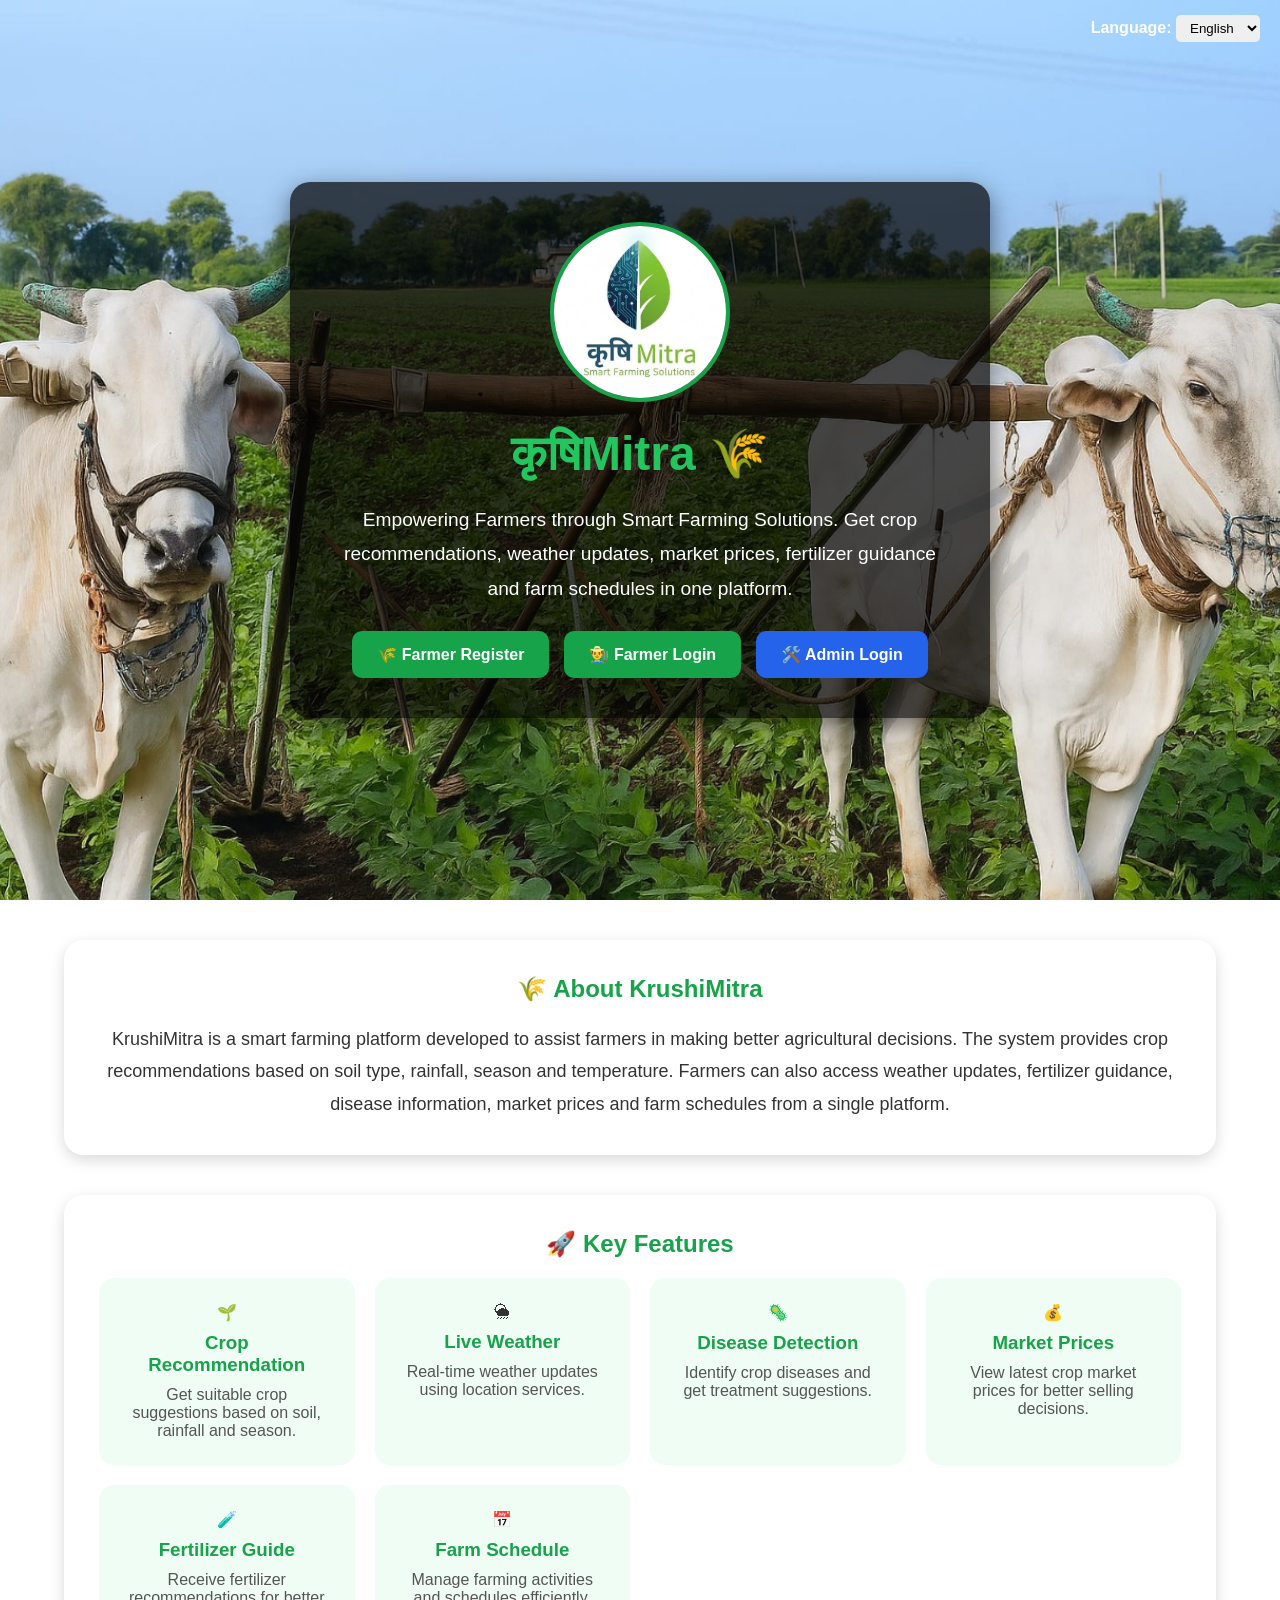
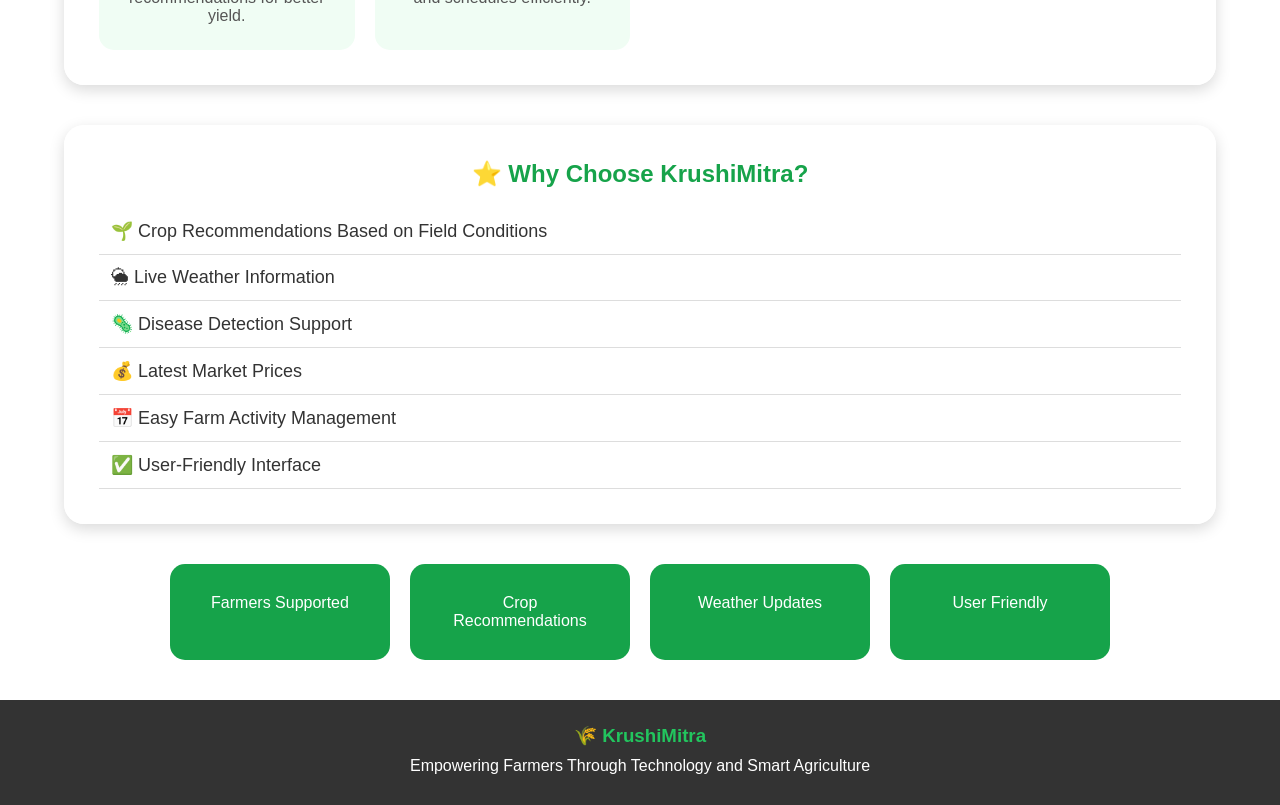
<file: index.html>
<!DOCTYPE html>
<html lang="en">
<head>
<meta charset="UTF-8">
<meta name="viewport" content="width=device-width, initial-scale=1.0">
<title>कृषिMitra 🌾</title>
<style>

    *{
        margin:0;
        padding:0;
        box-sizing:border-box;
}

body{
    font-family:Arial,sans-serif;
    color:white;
    background-size:cover;
    background-position:center;
    background-attachment:fixed;
    transition:background 1s ease-in-out;
     background-image:url('images/b1.jpg');
    background-size:cover;
    background-position:center;
    background-repeat:no-repeat;
    background-attachment:fixed;

    transition:background-image 1s ease-in-out;
}

/* Language */
.lang-select{
    position:fixed;
    top:15px;
    right:20px;
    z-index:1000;
    color:white;
    font-weight:bold;
}

.lang-select select{
    padding:5px 10px;
    border-radius:5px;
    border:none;
}

/* Hero Section */
.hero-section{
    min-height:100vh;
    display:flex;
    justify-content:center;
    align-items:center;
    padding:30px;
}

.description-box{
    background:rgba(0,0,0,0.70);
    padding:40px;
    border-radius:20px;
    text-align:center;
    width:100%;
    max-width:700px;
    box-shadow:0 8px 25px rgba(0,0,0,0.5);
}

.logo-circle{
    width:180px;
    height:180px;
    border-radius:50%;
    object-fit:cover;
    border:4px solid #16a34a;
    margin-bottom:20px;
}

.description-box h1{
    color:#22c55e;
    font-size:3rem;
    margin-bottom:20px;
}

.description-box p{
    font-size:1.2rem;
    line-height:1.8;
    margin-bottom:25px;
}

/* Buttons */
.login-options{
    display:flex;
    justify-content:center;
    gap:15px;
    flex-wrap:wrap;
}

.login-btn{
    background:#16a34a;
    color:white;
    text-decoration:none;
    padding:14px 25px;
    border-radius:10px;
    font-weight:bold;
    transition:.3s;
}

.login-btn:hover{
    background:#15803d;
    transform:translateY(-3px);
}

.admin-btn{
    background:#2563eb;
}

.admin-btn:hover{
    background:#1d4ed8;
}

/* Common Sections */
.about-section,
.features-section,
.why-section,
.stats-section{
    width:90%;
    max-width:1200px;
    margin:40px auto;
    background:rgba(255,255,255,0.95);
    color:#333;
    padding:35px;
    border-radius:20px;
    box-shadow:0 5px 15px rgba(0,0,0,0.15);
}

.about-section h2,
.features-section h2,
.why-section h2,
.stats-section h2{
    color:#16a34a;
    text-align:center;
    margin-bottom:20px;
}

.about-section p{
    font-size:18px;
    line-height:1.8;
    text-align:center;
}

/* Features */
.feature-grid{
    display:grid;
    grid-template-columns:repeat(auto-fit,minmax(250px,1fr));
    gap:20px;
}

.feature-card{
    background:#f0fdf4;
    padding:25px;
    border-radius:15px;
    text-align:center;
    transition:.3s;
}

.feature-card:hover{
    transform:translateY(-5px);
    box-shadow:0 5px 15px rgba(0,0,0,0.15);
}

.feature-card h3{
    color:#16a34a;
    margin:10px 0;
}

.feature-card p{
    color:#555;
}

/* Why Section */
.why-section ul{
    list-style:none;
}

.why-section li{
    padding:12px;
    font-size:18px;
    border-bottom:1px solid #ddd;
}

/* Statistics */
.stats-section{
    background:none;
    box-shadow:none;
    padding:0;
}

.stats-section h2{
    display:none;
}

.stats-section{
    display:flex;
    justify-content:center;
    gap:20px;
    flex-wrap:wrap;
}

.stat-box{
    background:#16a34a;
    color:white;
    width:220px;
    text-align:center;
    padding:30px;
    border-radius:15px;
    transition:.3s;
}

.stat-box:hover{
    transform:translateY(-5px);
}

.stat-box h2{
    color:white;
    margin-bottom:10px;
}

/* Footer */
footer{
    background:rgba(0,0,0,0.8);
    text-align:center;
    padding:25px;
    margin-top:40px;
}

footer h3{
    color:#22c55e;
    margin-bottom:10px;
}

footer p{
    margin:5px 0;
}

/* Mobile */
@media(max-width:768px){

    .description-box{
        padding:25px;
    }

    .description-box h1{
        font-size:2.2rem;
    }
    
    .logo-circle{
        width:130px;
        height:130px;
    }
    
    .login-options{
        flex-direction:column;
    }
    
    .login-btn{
        width:100%;
    }
    
    .stat-box{
        width:100%;
    }
}
</style>
</head>
 

 <body>

<div class="lang-select">
    <label>Language:</label>
    <select id="langSelect">
        <option value="en">English</option>
        <option value="hi">हिंदी</option>
        <option value="mr">मराठी</option>
    </select>
</div>

<!-- Hero Section -->
<div class="hero-section">

    <div class="description-box">

        <img src="images/logo.jpg"
             alt="KrushiMitra Logo"
             class="logo-circle">

        <h1 id="title">कृषिMitra 🌾</h1>

        <p id="description">
            Empowering Farmers through Smart Farming Solutions.
            Get crop recommendations, weather updates, market prices,
            fertilizer guidance and farm schedules in one platform.
        </p>

        <div class="login-options">

            <a href="farmer_register.html" class="login-btn">
                🌾 Farmer Register
            </a>

            <a href="login.html"
               class="login-btn"
               id="farmerBtn">
                👨‍🌾 Farmer Login
            </a>

            <a href="admin/login.html"
               class="login-btn admin-btn"
               id="adminBtn">
                🛠️ Admin Login
            </a>

        </div>

    </div>

</div>

<!-- About Section -->

<section class="about-section">

<h2>🌾 About KrushiMitra</h2>

<p>
KrushiMitra is a smart farming platform developed to assist farmers
in making better agricultural decisions. The system provides crop
recommendations based on soil type, rainfall, season and temperature.
Farmers can also access weather updates, fertilizer guidance,
disease information, market prices and farm schedules from a
single platform.
</p>

</section>

<!-- Features Section -->

<section class="features-section">

<h2>🚀 Key Features</h2>

<div class="feature-grid">

<div class="feature-card">
🌱
<h3>Crop Recommendation</h3>
<p>Get suitable crop suggestions based on soil, rainfall and season.</p>
</div>

<div class="feature-card">
🌦
<h3>Live Weather</h3>
<p>Real-time weather updates using location services.</p>
</div>

<div class="feature-card">
🦠
<h3>Disease Detection</h3>
<p>Identify crop diseases and get treatment suggestions.</p>
</div>

<div class="feature-card">
💰
<h3>Market Prices</h3>
<p>View latest crop market prices for better selling decisions.</p>
</div>

<div class="feature-card">
🧪
<h3>Fertilizer Guide</h3>
<p>Receive fertilizer recommendations for better yield.</p>
</div>

<div class="feature-card">
📅
<h3>Farm Schedule</h3>
<p>Manage farming activities and schedules efficiently.</p>
</div>

</div>

</section>

<!-- Why Section -->

<section class="why-section">

<h2>⭐ Why Choose KrushiMitra?</h2>

<ul>
<li>🌱 Crop Recommendations Based on Field Conditions</li>
<li>🌦 Live Weather Information</li>
<li>🦠 Disease Detection Support</li>
<li>💰 Latest Market Prices</li>
<li>📅 Easy Farm Activity Management</li>
<li>✅ User-Friendly Interface</li>
</ul>

</section>

<!-- Statistics -->

<section class="stats-section">

<div class="stat-box">
<h2>1000+</h2>
<p>Farmers Supported</p>
</div>

<div class="stat-box">
<h2>8+</h2>
<p>Crop Recommendations</p>
</div>

<div class="stat-box">
<h2>24/7</h2>
<p>Weather Updates</p>
</div>

<div class="stat-box">
<h2>100%</h2>
<p>User Friendly</p>
</div>

</section>

<!-- Footer -->

<footer>

<h3>🌾 KrushiMitra</h3>

<p>
Empowering Farmers Through Technology and Smart Agriculture
</p>

 
</footer>
<script>
const backgrounds = [
    "images/b1.jpg",
    "images/b2.jpg",
    "images/b3.jpg",
    "images/b4.jpg",
    "images/b5.jpg"
];

let bgIndex = 0;

function changeBackground(){

    document.body.style.backgroundImage =
        `url('${backgrounds[bgIndex]}')`;

    bgIndex = (bgIndex + 1) % backgrounds.length;
}

changeBackground();
setInterval(changeBackground, 5000);
</script>
</body>
</html>
</file>
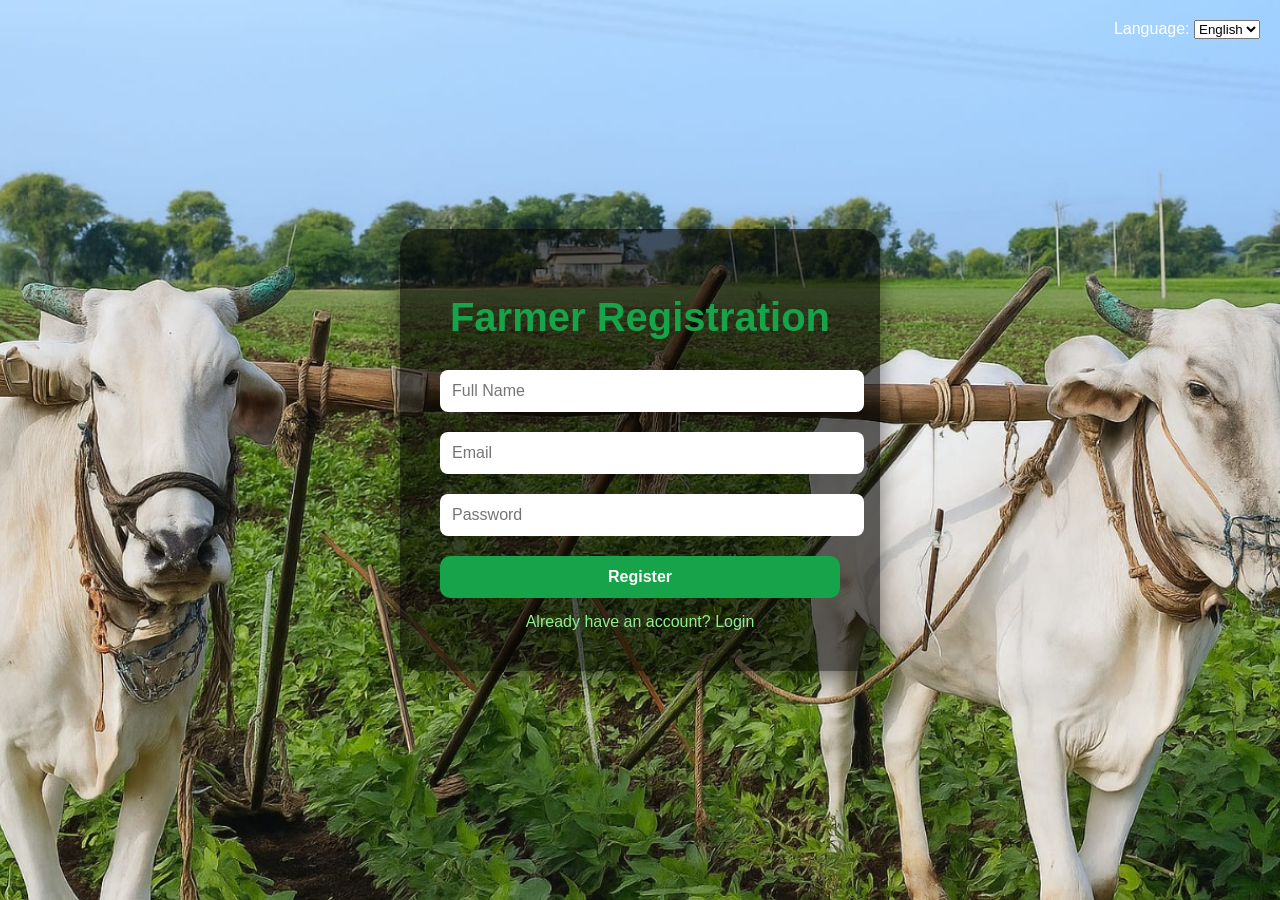
<file: farmer_register.html>
<!DOCTYPE html>
<html lang="en">
<head>
<meta charset="UTF-8">
<meta name="viewport" content="width=device-width, initial-scale=1.0">
<title>Farmer Registration - कृषिMitra 🌾</title>

<style>
body {
  margin: 0;
  font-family: Arial, sans-serif;
  height: 100vh;
  display: flex;
  justify-content: center;
  align-items: center;
  color: white;
  background-size: cover;
  background-position: center;
  transition: background 1s ease-in-out;
  position: relative;
}

.login-box {
  background: rgba(0,0,0,0.6);
  padding: 40px;
  border-radius: 20px;
  max-width: 400px;
  width: 90%;
  text-align: center;
  box-shadow: 0 8px 25px rgba(0,0,0,0.5);
}

.login-box h1 {
  font-size: 2.5rem;
  margin-bottom: 20px;
  color: #16a34a;
}

.login-box input {
  width: 100%;
  padding: 12px;
  margin: 10px 0;
  border-radius: 8px;
  border: none;
  font-size: 1rem;
}

.login-box button {
  width: 100%;
  padding: 12px;
  margin-top: 10px;
  border: none;
  border-radius: 10px;
  background: #16a34a;
  color: white;
  font-weight: bold;
  font-size: 1rem;
  cursor: pointer;
}

.login-box button:hover {
  background: #15803d;
}

.register-link{
  margin-top:15px;
}

.register-link a{
  color:#90ee90;
  text-decoration:none;
}

.lang-select {
  position: absolute;
  top: 20px;
  right: 20px;
}
</style>
</head>

<body>

<div class="lang-select">
  <label>Language:</label>
  <select id="langSelect">
    <option value="en">English</option>
    <option value="hi">हिंदी</option>
    <option value="mr">मराठी</option>
  </select>
</div>

<div class="login-box">

  <h1 id="title">Farmer Registration</h1>

  <form action="php/register.php" method="POST">

    <input type="text"
           name="full_name"
           placeholder="Full Name"
           required>

    <input type="email"
           name="email"
           placeholder="Email"
           required>

    <input type="password"
           name="password"
           placeholder="Password"
           required>

    <button type="submit" id="registerBtn">
      Register
    </button>

  </form>

  <div class="register-link">
      <a href="login.html">
          Already have an account? Login
      </a>
  </div>

</div>

<script>

const backgrounds = [
  'images/b1.jpg',
  'images/b2.jpg',
  'images/b3.jpg',
  'images/b4.jpg',
  'images/b5.jpg'
];

let bgIndex = 0;

function changeBackground() {
  document.body.style.backgroundImage =
  `url('${backgrounds[bgIndex]}')`;

  bgIndex = (bgIndex + 1) % backgrounds.length;
}

changeBackground();
setInterval(changeBackground, 5000);

</script>

</body>
</html>
</file>
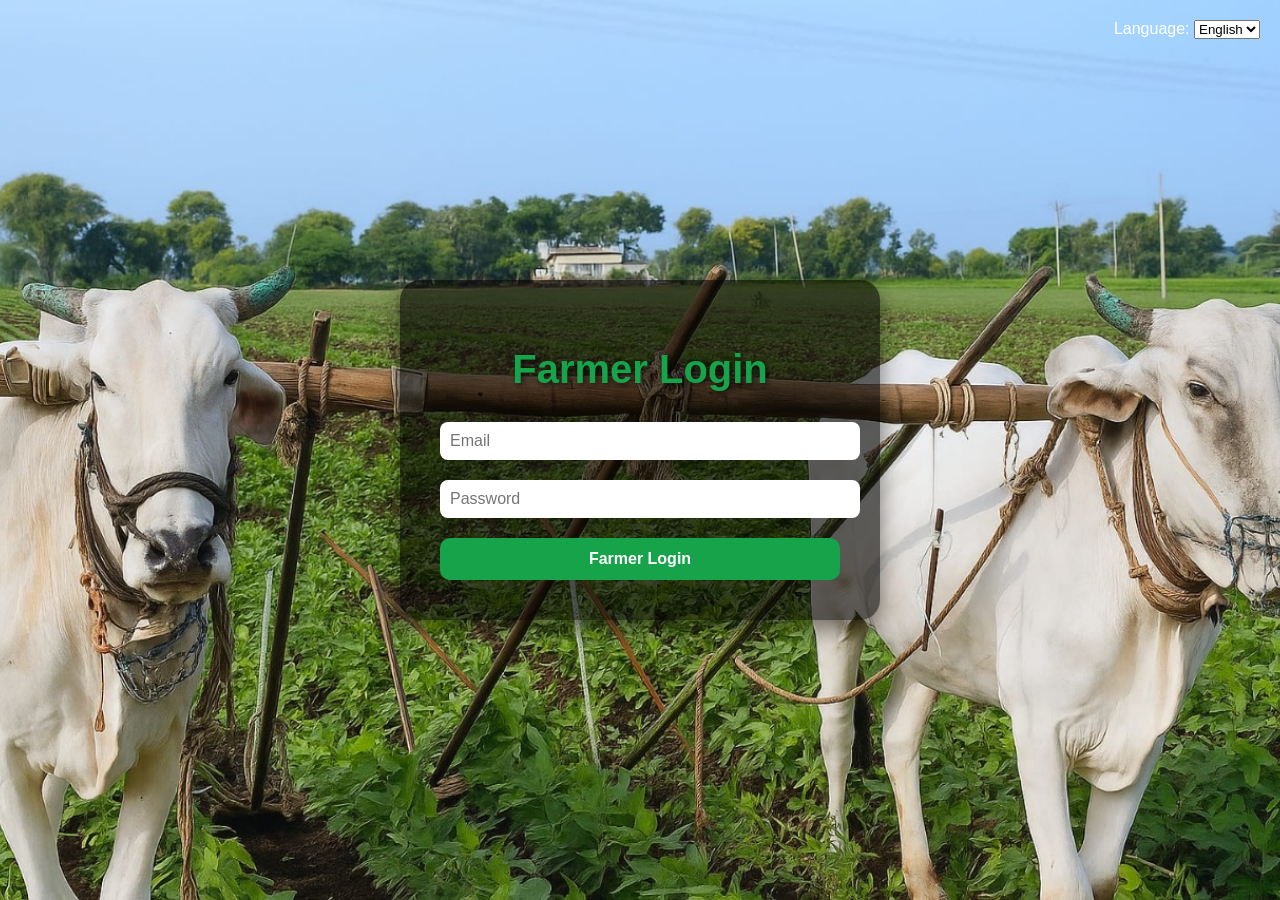
<file: login.html>
<!DOCTYPE html>
<html lang="en">
<head>
<meta charset="UTF-8">
<meta name="viewport" content="width=device-width, initial-scale=1.0">
<title>Farmer Login - कृषिMitra 🌾</title>
<style>
body {
  margin: 0;
  font-family: Arial, sans-serif;
  height: 100vh;
  display: flex;
  justify-content: center;
  align-items: center;
  color: white;
  background-size: cover;
  background-position: center;
  transition: background 1s ease-in-out;
  position: relative;
}

/* Login Form Box */
.login-box {
  background: rgba(0,0,0,0.6);
  padding: 40px;
  border-radius: 20px;
  max-width: 400px;
  width: 90%;
  text-align: center;
  box-shadow: 0 8px 25px rgba(0,0,0,0.5);
  animation: fadeIn 2s ease;
}

.login-box h1 {
  font-size: 2.5rem;
  margin-bottom: 20px;
  color: #16a34a;
  text-shadow: 2px 2px 6px rgba(0,0,0,0.7);
}

.login-box input {
  width: 100%;
  padding: 10px;
  margin: 10px 0;
  border-radius: 8px;
  border: none;
  font-size: 1rem;
}

.login-box button {
  width: 100%;
  padding: 12px;
  margin-top: 10px;
  border: none;
  border-radius: 10px;
  background: #16a34a;
  color: white;
  font-weight: bold;
  font-size: 1rem;
  cursor: pointer;
  transition: 0.3s;
}

.login-box button:hover {
  background: #15803d;
}

@keyframes fadeIn {
  from { opacity: 0; transform: translateY(-20px);}
  to { opacity: 1; transform: translateY(0);}
}

/* Language selector at top-right */
.lang-select {
  position: absolute;
  top: 20px;
  right: 20px;
}
</style>
</head>
<body>

<!-- Language Selector -->
<div class="lang-select">
  <label for="langSelect">Language: </label>
  <select id="langSelect">
    <option value="en">English</option>
    <option value="hi">हिंदी</option>
    <option value="mr">मराठी</option>
  </select>
</div>

<!-- Login Form -->
<div class="login-box">
  <h1 id="loginTitle">Farmer Login</h1>
  <form action="php/login.php" method="POST">
  <input type="text" name="email" placeholder="Email" required>
  <input type="password" name="password" placeholder="Password" required>
  <button type="submit" id="loginBtn">Farmer Login</button>
</form>
</div>

<script>
// Animated Background
const backgrounds = [
  'images/b1.jpg',
  'images/b2.jpg',
  'images/b3.jpg',
  'images/b4.jpg',
  'images/b5.jpg'
];
let bgIndex = 0;
function changeBackground() {
  document.body.style.backgroundImage = `url('${backgrounds[bgIndex]}')`;
  bgIndex = (bgIndex + 1) % backgrounds.length;
}
changeBackground();
setInterval(changeBackground, 5000);

// Multilingual Text for Farmer Login
const translations = {
  en: { loginTitle: "Farmer Login", loginBtn: "Farmer Login" },
  hi: { loginTitle: "किसान लॉगिन", loginBtn: "किसान लॉगिन" },
  mr: { loginTitle: "शेतकरी लॉगिन", loginBtn: "शेतकरी लॉगिन" }
};

const langSelect = document.getElementById('langSelect');
langSelect.addEventListener('change', ()=>{
  const lang = langSelect.value;
  document.getElementById('loginTitle').innerText = translations[lang].loginTitle;
  document.getElementById('loginBtn').innerText = translations[lang].loginBtn;
});

// Redirect to dashboard on login
document.getElementById('loginForm').addEventListener('submit', function(e){
  e.preventDefault();
  // You can add username/password validation here if needed
  window.location.href = 'dashboard.html'; // Redirect to dashboard page
});
</script>

</body>
</html>
</file>
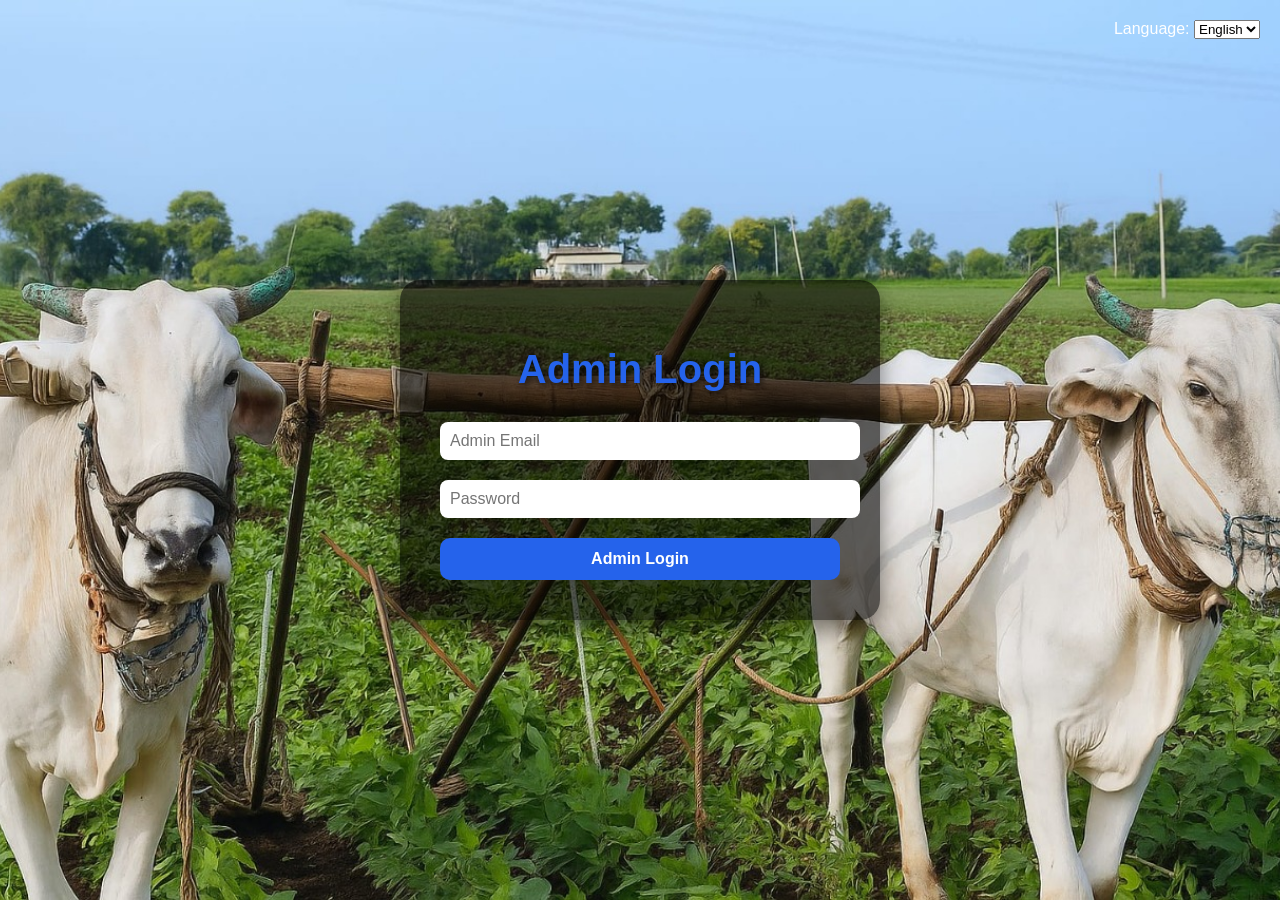
<file: admin/login.html>
<!DOCTYPE html>
<html lang="en">
<head>
<meta charset="UTF-8">
<meta name="viewport" content="width=device-width, initial-scale=1.0">
<title>Admin Login - कृषिMitra 🌾</title>

<style>
body {
  margin: 0;
  font-family: Arial, sans-serif;
  height: 100vh;
  display: flex;
  justify-content: center;
  align-items: center;
  color: white;
  background-size: cover;
  background-position: center;
  transition: background 1s ease-in-out;
  position: relative;
}

.login-box {
  background: rgba(0,0,0,0.6);
  padding: 40px;
  border-radius: 20px;
  max-width: 400px;
  width: 90%;
  text-align: center;
  box-shadow: 0 8px 25px rgba(0,0,0,0.5);
  animation: fadeIn 2s ease;
}

.login-box h1 {
  font-size: 2.5rem;
  margin-bottom: 20px;
  color: #2563eb;
  text-shadow: 2px 2px 6px rgba(0,0,0,0.7);
}

.login-box input {
  width: 100%;
  padding: 10px;
  margin: 10px 0;
  border-radius: 8px;
  border: none;
  font-size: 1rem;
}

.login-box button {
  width: 100%;
  padding: 12px;
  margin-top: 10px;
  border: none;
  border-radius: 10px;
  background: #2563eb;
  color: white;
  font-weight: bold;
  font-size: 1rem;
  cursor: pointer;
}

.login-box button:hover {
  background: #1d4ed8;
}

.lang-select {
  position: absolute;
  top: 20px;
  right: 20px;
}

@keyframes fadeIn {
  from {
    opacity: 0;
    transform: translateY(-20px);
  }
  to {
    opacity: 1;
    transform: translateY(0);
  }
}
</style>

</head>
<body>

<div class="lang-select">
  <label for="langSelect">Language: </label>
  <select id="langSelect">
    <option value="en">English</option>
    <option value="hi">हिंदी</option>
    <option value="mr">मराठी</option>
  </select>
</div>

<div class="login-box">

  <h1 id="loginTitle">Admin Login</h1>

   <form action="admin_login.php" method="POST">

    <input type="email"
           name="email"
           placeholder="Admin Email"
           required>

    <input type="password"
           name="password"
           placeholder="Password"
           required>

    <button type="submit"
            id="loginBtn">
      Admin Login
    </button>

  </form>

</div>

<script>

const backgrounds = [
  '../images/b1.jpg',
  '../images/b2.jpg',
  '../images/b3.jpg',
  '../images/b4.jpg',
  '../images/b5.jpg'
];

let bgIndex = 0;

function changeBackground() {
  document.body.style.backgroundImage =
    `url('${backgrounds[bgIndex]}')`;

  bgIndex = (bgIndex + 1) % backgrounds.length;
}

changeBackground();
setInterval(changeBackground, 5000);

const translations = {
  en: {
    loginTitle: "Admin Login",
    loginBtn: "Admin Login"
  },
  hi: {
    loginTitle: "एडमिन लॉगिन",
    loginBtn: "एडमिन लॉगिन"
  },
  mr: {
    loginTitle: "प्रशासक लॉगिन",
    loginBtn: "प्रशासक लॉगिन"
  }
};

document.getElementById("langSelect")
.addEventListener("change", function(){

    const lang = this.value;

    document.getElementById("loginTitle").innerText =
      translations[lang].loginTitle;

    document.getElementById("loginBtn").innerText =
      translations[lang].loginBtn;
});

</script>

</body>
</html>
</file>
